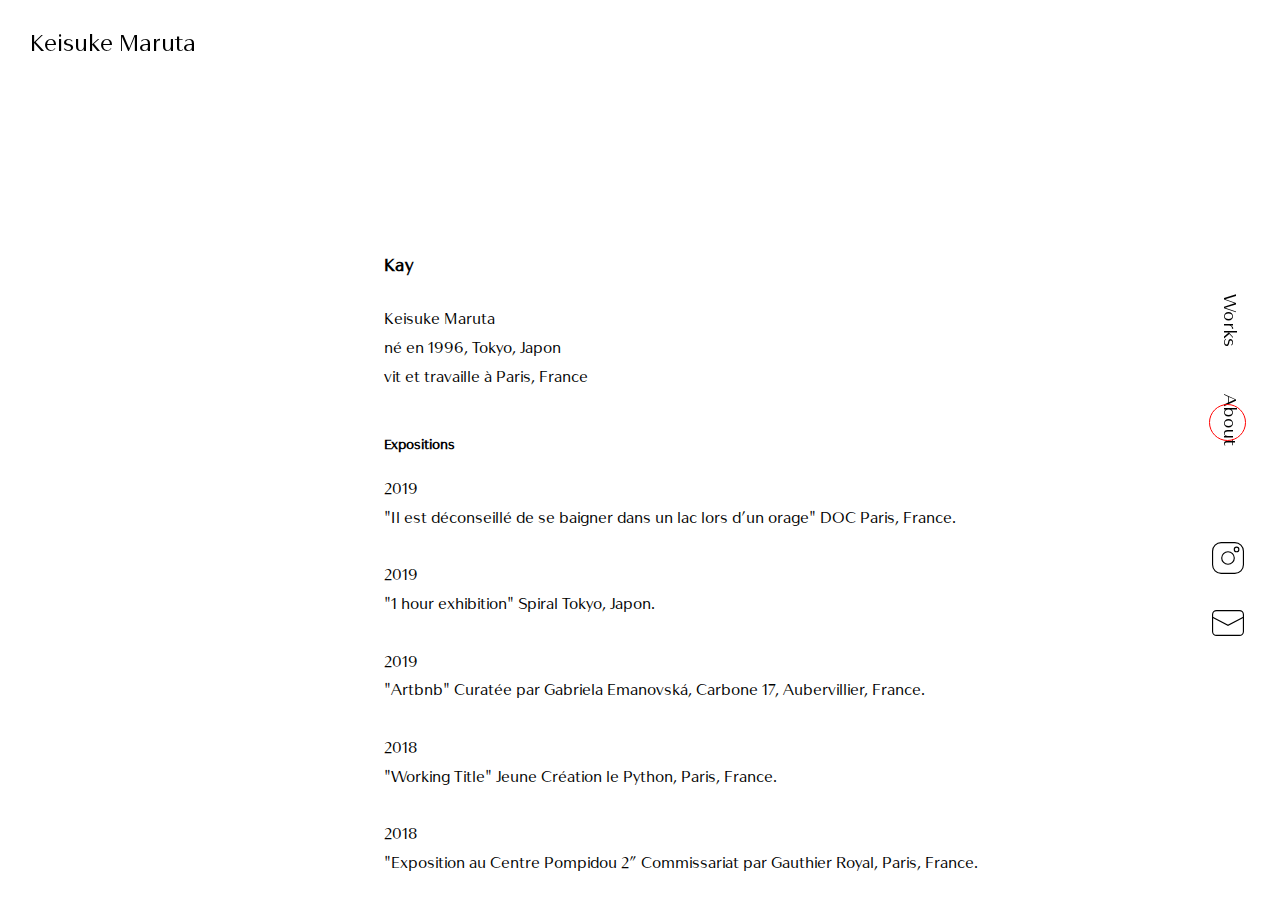
<file: about.html>
<!DOCTYPE html>
<html lang="en" dir="ltr">
  <head>
    <meta charset="utf-8">
    <meta name="viewport" content="width=device-width, initial-scale=1.0">
    <meta name="Description" content="About / CV">
    <link rel="stylesheet" type="text/css" href="style.css">
    <script src="https://ajax.googleapis.com/ajax/libs/jquery/3.5.1/jquery.min.js"></script>
    <script src="script.js"></script>
    <link rel="shortcut icon" type="image/x-icon" href="favicon.ico">
    <title>About</title>
  </head>

  <body>
    <!--Menu start-->
            <a id="homebutton" href="index.html">Keisuke Maruta</a>


            <div id="burgerbutton">
              <div class="bar1"></div>
              <div class="bar2"></div>
              <div class="bar3"></div>
            </div>

        <div id="menu" style="display:none">

          <div id="buttons">
            <a href="works.html"><div id="worksbutton" class="menubutton">Works</div></a>
            <div id="aboutbutton" class="menubutton"><img src="circle.svg" class="circle">About</div>
          </div>

          <div id="icons">
            <a href="https://www.instagram.com/kaymaruta/" target="_blank"><div class="contact"><img class="icon" src="insta.svg"></div></a>
            <a href="mailto:kxo.225@gmail.com" target="_blank"><div class="contact"><img class="icon" src="mail.svg"></div></a>
          </div>

        </div>
    <!--Menu end-->


    <!--Modal start-->
        <div id="modal"></div>
    <!--Modal end-->

    <div id="aboutpage">
        <h4>Kay</h4>
        <p>Keisuke Maruta<br>né en 1996, Tokyo, Japon<br>vit et travaille à Paris, France</p>

        <h5>Expositions</h5>
          <p>2019</p> <p>"Il est déconseillé de se baigner dans un lac lors d’un orage" DOC Paris, France.</p><br>
          <p>2019</p> <p>"1 hour exhibition" Spiral Tokyo, Japon.</p><br>
          <p>2019</p> <p>"Artbnb" Curatée par Gabriela Emanovská, Carbone 17, Aubervillier, France.</p><br>
          <p>2018</p> <p>"Working Title" Jeune Création le Python, Paris, France.</p><br>
          <p>2018</p> <p>"Exposition au Centre Pompidou 2” Commissariat par Gauthier Royal, Paris, France.</p><br>


        <h5>Formations</h5>
          <p>2019 - </p> <p>École nationale supérieure des Arts Décoratifs - Paris</p><br>
          <p>2018-17</p> <p>École supérieure d'arts et médias de Caen</p><br>



        <p style="color:#797979; margin-top: 100px">Ce site est développé par <a href="https://hyewonkim.fr" target="_blank"><u>Hyewon Kim</u></a>.</p>
    </div>
<!--About end-->

  </body>
</html>
</file>
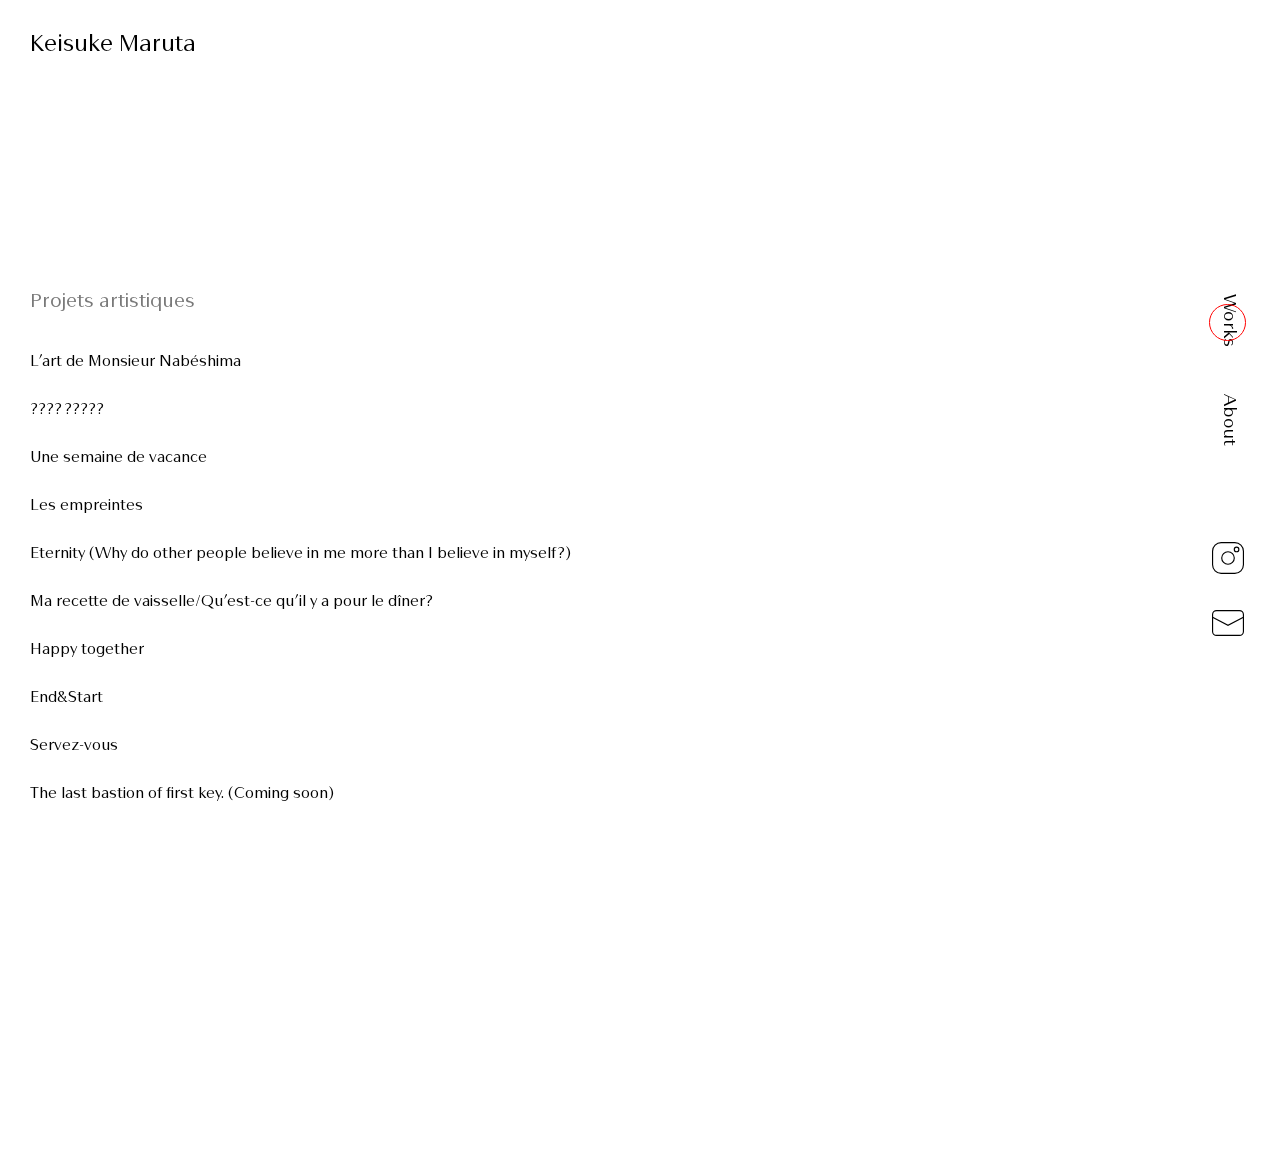
<file: works.html>
<!DOCTYPE html>
<html lang="en" dir="ltr">
  <head>
    <meta charset="utf-8">
    <meta name="viewport" content="width=device-width, initial-scale=1.0">
    <meta name="Description" content="Portfolio - Projets artistiques">
    <link rel="stylesheet" type="text/css" href="style.css">
    <script src="https://ajax.googleapis.com/ajax/libs/jquery/3.5.1/jquery.min.js"></script>
    <script src="script.js"></script>
    <link rel="shortcut icon" type="image/x-icon" href="favicon.ico">
    <title>Works</title>
  </head>

  <body>

    <!--Menu start-->
            <a id="homebutton" href="index.html">Keisuke Maruta</a>


            <div id="burgerbutton">
              <div class="bar1"></div>
              <div class="bar2"></div>
              <div class="bar3"></div>
            </div>

        <div id="menu" style="display:none">

          <div id="buttons">
            <div id="worksbutton" class="menubutton"><img src="circle.svg" class="circle">Works</div>
            <a href="about.html"><div id="aboutbutton" class="menubutton">About</div></a>
          </div>

          <div id="icons">
            <a href="https://www.instagram.com/kaymaruta/" target="_blank"><div class="contact"><img class="icon" src="insta.svg"></div></a>
            <a href="mailto:kxo.225@gmail.com" target="_blank"><div class="contact"><img class="icon" src="mail.svg"></div></a>
          </div>

        </div>
    <!--Menu end-->


    <!--Modal start-->
        <div id="modal"></div>
    <!--Modal end-->


    <!--Workspage start-->

    <!--Works left list start-->
    <div id="workslist" style="display:block; width:90vw">

      <h3 style="color:#797979">Projets artistiques</h3>
      <ul>
          <a href="works/nabeshima.html"><li>L’art de Monsieur Nabéshima</li></a>
          <a href="works/questionmarks.html"><li>???? ?????</li></a>
          <a href="works/vacance.html"><li>Une semaine de vacance</li></a>
          <a href="works/empreintes.html"><li>Les empreintes</li></a>
          <a href="works/eternity.html"><li>Eternity (Why do other people believe in me more than I believe in myself?)</li></a>
          <a href="works/vaisselle.html"><li>Ma recette de vaisselle/Qu’est-ce qu’il y a pour le dîner?</li></a>
          <a href="works/happy.html"><li>Happy together</li></a>
          <a href="works/endstart.html"><li>End&Start</li></a>
          <a href="works/servezvous.html"><li>Servez-vous</li></a>
          <li>The last bastion of first key. (Coming soon)</li>
      </ul>

    </div>
    <!--Works left list ends-->



  </body>

</html>
</file>
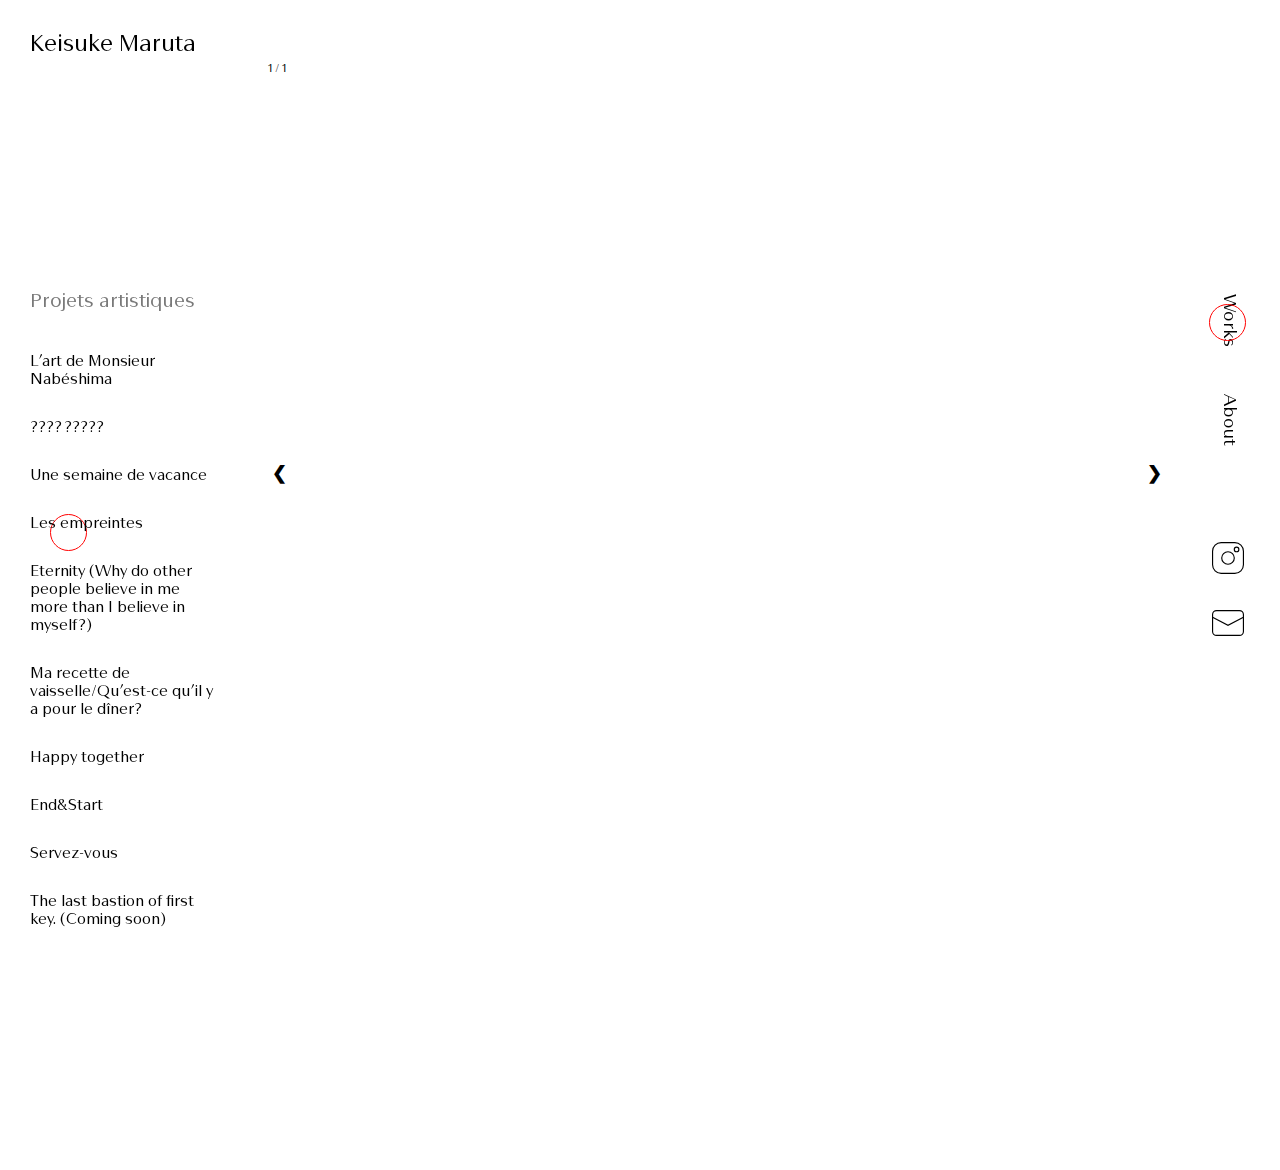
<file: works/empreintes.html>
<!DOCTYPE html>
<html lang="en" dir="ltr">
  <head>
    <meta charset="utf-8">
    <meta name="viewport" content="width=device-width, initial-scale=1.0">
    <meta name="Description" content="Portfolio - Projets artistiques">
    <link rel="stylesheet" type="text/css" href="../style.css">
    <script src="https://ajax.googleapis.com/ajax/libs/jquery/3.5.1/jquery.min.js"></script>
    <script src="../script.js"></script>
    <link rel="shortcut icon" type="image/x-icon" href="../favicon.ico">
    <title>Works</title>
  </head>

  <body>

    <!--Menu start-->
            <a id="homebutton" href="../index.html">Keisuke Maruta</a>

            <div id="burgerbutton">
              <div class="bar1"></div>
              <div class="bar2"></div>
              <div class="bar3"></div>
            </div>

        <div id="menu" style="display:none">

          <div id="buttons">
            <a href="../works.html"><div id="worksbutton" class="menubutton"><img src="../circle.svg" class="circle">Works</div></a>
            <a href="../about.html"><div id="aboutbutton" class="menubutton">About</div></a>
          </div>

          <div id="icons">
            <a href="https://www.instagram.com/kaymaruta/" target="_blank"><div class="contact"><img class="icon" src="../insta.svg"></div></a>
            <a href="mailto:kxo.225@gmail.com" target="_blank"><div class="contact"><img class="icon" src="../mail.svg"></div></a>
          </div>

        </div>
    <!--Menu end-->


  <!--Modal start-->
      <div id="modal"></div>
  <!--Modal end-->


    <!--Workspage start-->

    <!--Works left list start-->
    <div id="workslist">

      <h3 style="color:#797979">Projets artistiques</h3>
      <ul>
          <a href="nabeshima.html"><li>L’art de Monsieur Nabéshima</li></a>
          <a href="questionmarks.html"><li>???? ?????</li></a>
          <a href="vacance.html"><li>Une semaine de vacance</li></a>
          <li><img src="../circle.svg" id="circle2">Les empreintes</li>
          <a href="eternity.html"><li>Eternity (Why do other people believe in me more than I believe in myself?)</li></a>
          <a href="vaisselle.html"><li>Ma recette de vaisselle/Qu’est-ce qu’il y a pour le dîner?</li></a>
          <a href="happy.html"><li>Happy together</li></a>
          <a href="endstart.html"><li>End&Start</li></a>
          <a href="servezvous.html"><li>Servez-vous</li></a>
          <li>The last bastion of first key. (Coming soon)</li>
      </ul>

    </div>
    <!--Works left list ends-->

    <!--Work start-->
    <div class="workspage">

      <!-- Les empreintes -->

        <!-- Slideshow container -->
        <div class="slideshow-container">

            <!-- Full-width images with number and caption text -->
            <div class="mySlides fadeslide">
                <div class="numbertext">1 / 1</div>
                <!--à compléter
                <img src="      ">
                -->
            </div>

            <!-- Next and previous buttons -->
            <a class="prev" onclick="plusSlides(-1)">&#10094;</a>
            <a class="next" onclick="plusSlides(1)">&#10095;</a>

        </div>
        <br>

        <!-- The dots/circles -->
        <div style="text-align:center">
          <span class="dot" onclick="currentSlide(1)"></span>
        </div>


        <div class="worktext">
          <h2>Les empreintes</h2>
          <p>
            J’ai demandé à plusieurs personnes de me raconter l’histoire d'une de leurs cicatrices et de m'en donner une photographie. Et j’ai créé un tampon de cicatrice d’après cette histoire. vous pouvez lire chaque histoire et vous pouvez essayer d'appliquer le tampon sur le corps réel du mannequin.
          </p>
        </div>


        <!-- Prev | List | Next Button -->
        <div class="flex-container">
            <a href="vacance.html"><div class="flex-element">&#8249; Précédent</div></a>
            <div class="flex-element">|</div>
            <a href="../works.html"><div class="flex-element">Liste</div></a>
            <div class="flex-element">|</div>
            <a href="eternity.html"><div class="flex-element">Suivant &#8250;</div></a>
        </div>



      </div>





  </body>
</html>
</file>
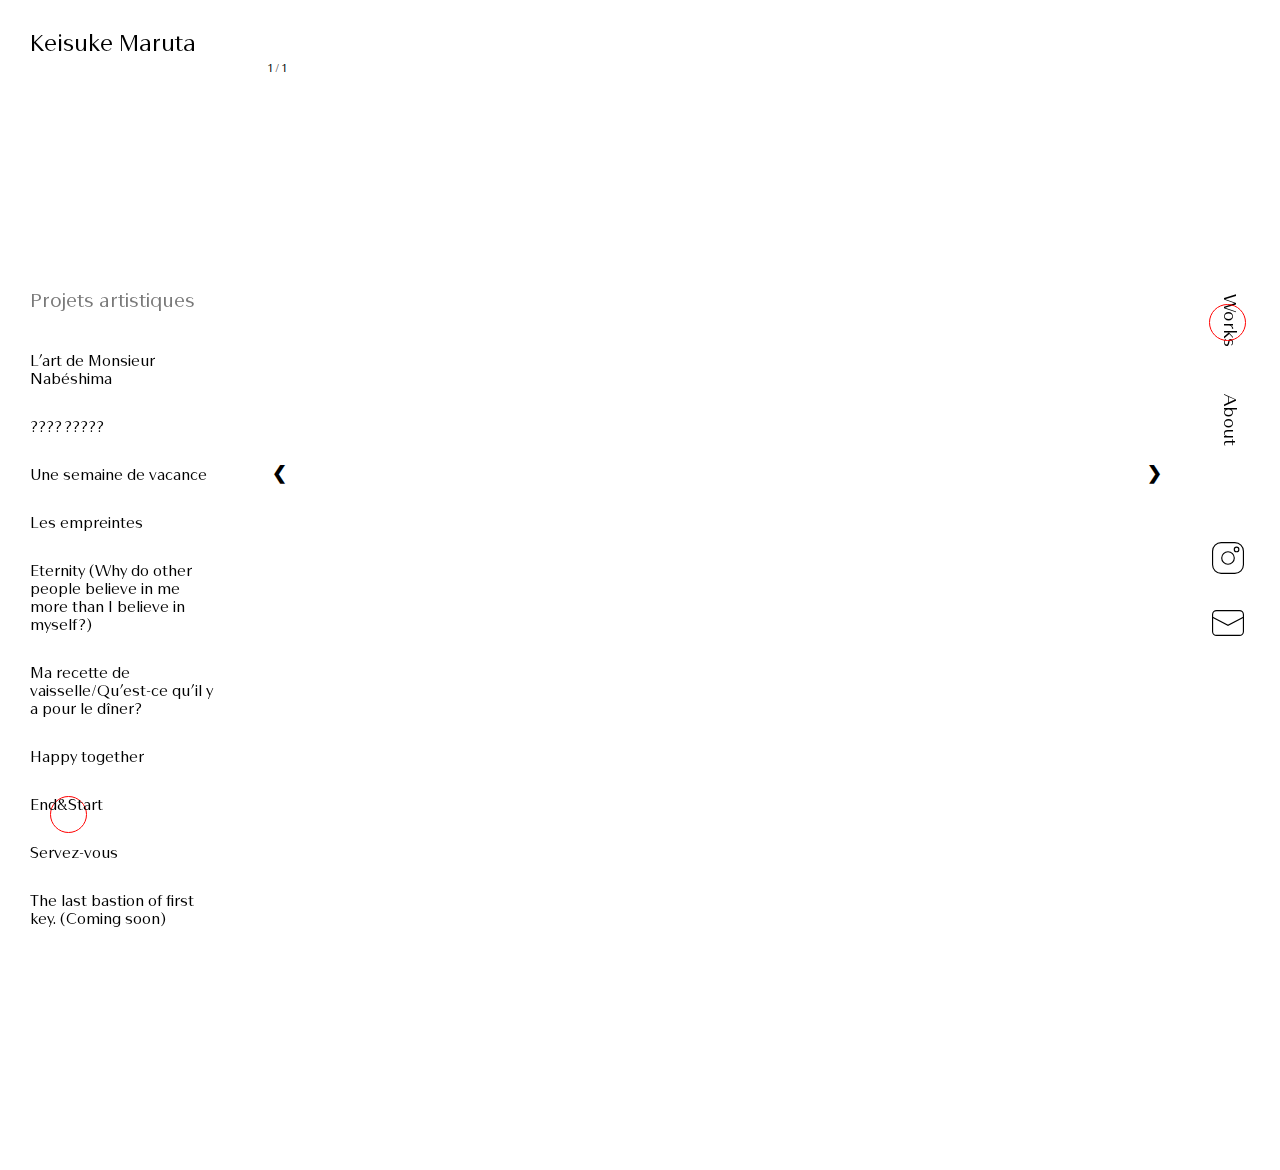
<file: works/endstart.html>
<!DOCTYPE html>
<html lang="en" dir="ltr">
  <head>
    <meta charset="utf-8">
    <meta name="viewport" content="width=device-width, initial-scale=1.0">
    <meta name="Description" content="Portfolio - Projets artistiques">
    <link rel="stylesheet" type="text/css" href="../style.css">
    <script src="https://ajax.googleapis.com/ajax/libs/jquery/3.5.1/jquery.min.js"></script>
    <script src="../script.js"></script>
    <link rel="shortcut icon" type="image/x-icon" href="../favicon.ico">
    <title>Works</title>
  </head>

  <body>

    <!--Menu start-->
            <a id="homebutton" href="../index.html">Keisuke Maruta</a>

            <div id="burgerbutton">
              <div class="bar1"></div>
              <div class="bar2"></div>
              <div class="bar3"></div>
            </div>

        <div id="menu" style="display:none">

          <div id="buttons">
            <a href="../works.html"><div id="worksbutton" class="menubutton"><img src="../circle.svg" class="circle">Works</div></a>
            <a href="../about.html"><div id="aboutbutton" class="menubutton">About</div></a>
          </div>

          <div id="icons">
            <a href="https://www.instagram.com/kaymaruta/" target="_blank"><div class="contact"><img class="icon" src="../insta.svg"></div></a>
            <a href="mailto:kxo.225@gmail.com" target="_blank"><div class="contact"><img class="icon" src="../mail.svg"></div></a>
          </div>

        </div>
    <!--Menu end-->


  <!--Modal start-->
      <div id="modal"></div>
  <!--Modal end-->


    <!--Workspage start-->

    <!--Works left list start-->
    <div id="workslist">

      <h3 style="color:#797979">Projets artistiques</h3>
      <ul>
          <a href="nabeshima.html"><li>L’art de Monsieur Nabéshima</li></a>
          <a href="questionmarks.html"><li>???? ?????</li></a>
          <a href="vacance.html"><li>Une semaine de vacance</li></a>
          <a href="empreintes.html"><li>Les empreintes</li></a>
          <a href="eternity.html"><li>Eternity (Why do other people believe in me more than I believe in myself?)</li></a>
          <a href="vaisselle.html"><li>Ma recette de vaisselle/Qu’est-ce qu’il y a pour le dîner?</li></a>
          <a href="happy.html"><li>Happy together</li></a>
          <li><img src="../circle.svg" id="circle2">End&Start</li>
          <a href="servezvous.html"><li>Servez-vous</li></a>
          <li>The last bastion of first key. (Coming soon)</li>
      </ul>

    </div>
    <!--Works left list ends-->

    <!--Work start-->
    <div class="workspage">

      <!-- End & Start -->

        <!-- Slideshow container -->
        <div class="slideshow-container">

            <!-- Full-width images with number and caption text -->
            <div class="mySlides fadeslide">
                <div class="numbertext">1 / 1</div>
                <!--à compléter
                <img src="">
                -->
            </div>

            <!-- Next and previous buttons -->
            <a class="prev" onclick="plusSlides(-1)">&#10094;</a>
            <a class="next" onclick="plusSlides(1)">&#10095;</a>

        </div>
        <br>

        <!-- The dots/circles -->
        <div style="text-align:center">
          <span class="dot" onclick="currentSlide(1)"></span>
        </div>


        <div class="worktext">
          <h2>End & Start</h2>
          <p>
            Dans les restaurants asiatique, ils utilisent souvent une nappe en papier.<br>
            Après le repas, ils débarrassent la table en cadence.<br>
            Ensuite ils roulent le papier et en étalent un nouveau.<br>
            J’ai filmé ce processus et j’ai projeté la vidéo sur une nappe en papier<br>
            que j’ai récupéré dans le même restaurant.
          </p>
        </div>


        <!-- Prev | List | Next Button -->
        <div class="flex-container">
            <a href="happy.html"><div class="flex-element">&#8249; Précédent</div></a>
            <div class="flex-element">|</div>
            <a href="../works.html"><div class="flex-element">Liste</div></a>
            <div class="flex-element">|</div>
            <a href="servezvous.html"><div class="flex-element">Suivant &#8250;</div></a>
        </div>


      </div>





  </body>
</html>
</file>
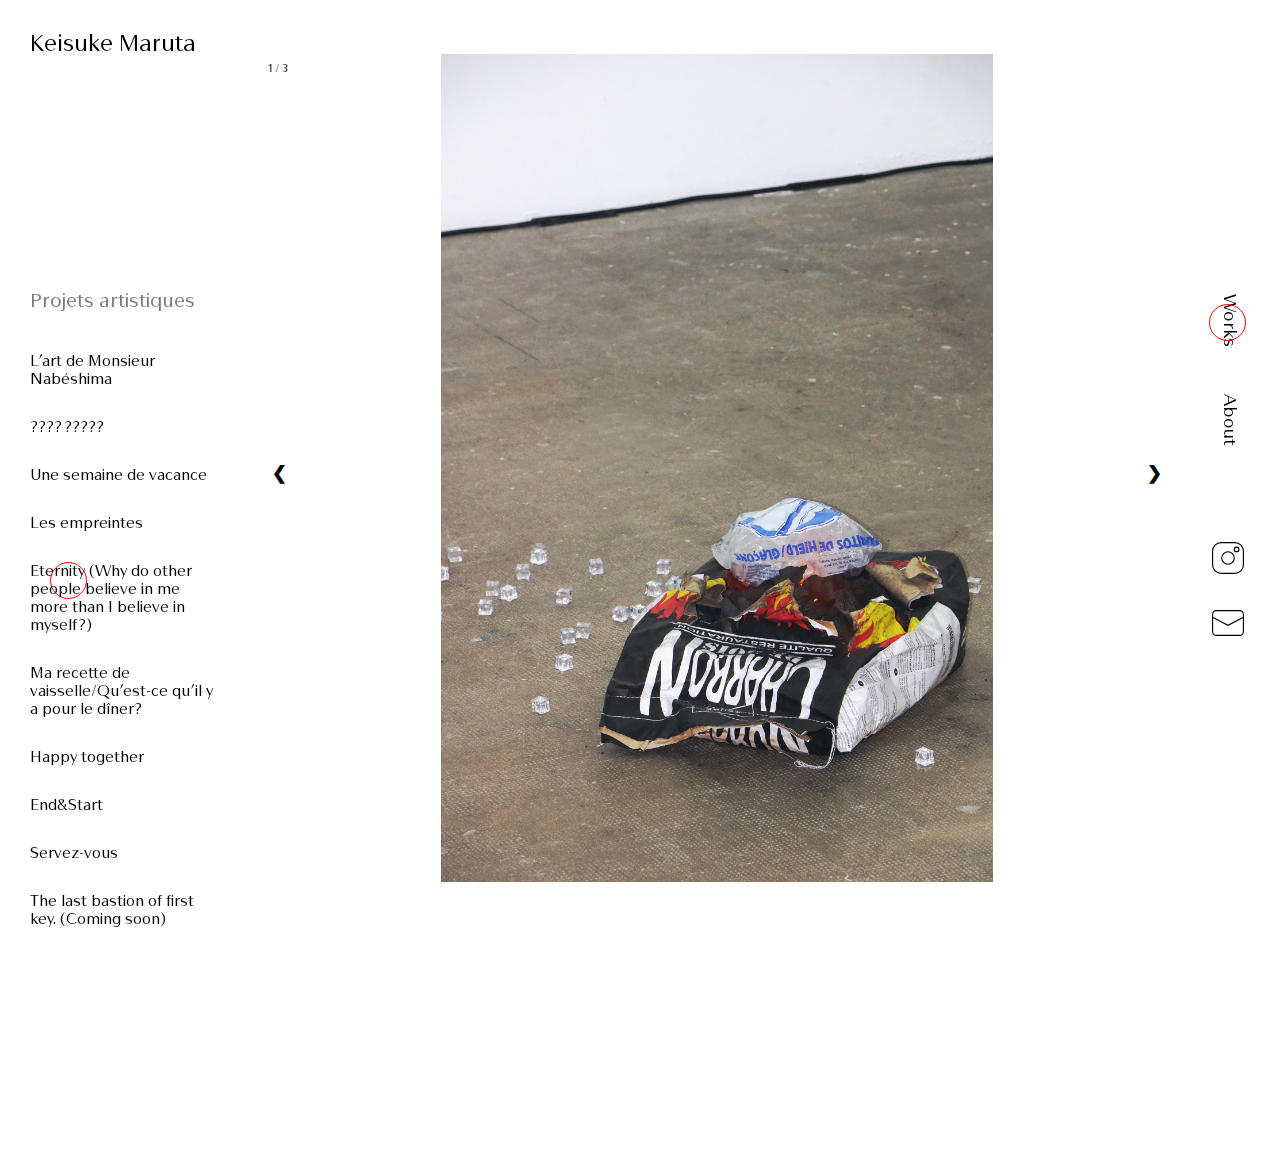
<file: works/eternity.html>
<!DOCTYPE html>
<html lang="en" dir="ltr">
  <head>
    <meta charset="utf-8">
    <meta name="viewport" content="width=device-width, initial-scale=1.0">
    <meta name="Description" content="Portfolio - Projets artistiques">
    <link rel="stylesheet" type="text/css" href="../style.css">
    <script src="https://ajax.googleapis.com/ajax/libs/jquery/3.5.1/jquery.min.js"></script>
    <script src="../script.js"></script>
    <script>
        var slideIndex = 1;
        showSlides(slideIndex);

        function plusSlides(n) {
        showSlides(slideIndex += n);
        }

        function currentSlide(n) {
        showSlides(slideIndex = n);
        }

        function showSlides(n) {
        var i;
        var slides = document.getElementsByClassName("mySlides");
        var dots = document.getElementsByClassName("dot");
        if (n > slides.length) {slideIndex = 1}
        if (n < 1) {slideIndex = slides.length}
        for (i = 0; i < slides.length; i++) {
          slides[i].style.display = "none";
        }
        for (i = 0; i < dots.length; i++) {
          dots[i].className = dots[i].className.replace(" active", "");
        }
        slides[slideIndex-1].style.display = "block";
        dots[slideIndex-1].className += " active";
        }
  </script>
    <link rel="shortcut icon" type="image/x-icon" href="../favicon.ico">
    <title>Works</title>
  </head>

  <body>

    <!--Menu start-->
            <a id="homebutton" href="../index.html">Keisuke Maruta</a>

            <div id="burgerbutton">
              <div class="bar1"></div>
              <div class="bar2"></div>
              <div class="bar3"></div>
            </div>

        <div id="menu" style="display:none">

          <div id="buttons">
            <a href="../works.html"><div id="worksbutton" class="menubutton"><img src="../circle.svg" class="circle">Works</div></a>
            <a href="../about.html"><div id="aboutbutton" class="menubutton">About</div></a>
          </div>

          <div id="icons">
            <a href="https://www.instagram.com/kaymaruta/" target="_blank"><div class="contact"><img class="icon" src="../insta.svg"></div></a>
            <a href="mailto:kxo.225@gmail.com" target="_blank"><div class="contact"><img class="icon" src="../mail.svg"></div></a>
          </div>

        </div>
    <!--Menu end-->


  <!--Modal start-->
      <div id="modal"></div>
  <!--Modal end-->


    <!--Workspage start-->

    <!--Works left list start-->
    <div id="workslist">

      <h3 style="color:#797979">Projets artistiques</h3>
      <ul>
          <a href="nabeshima.html"><li>L’art de Monsieur Nabéshima</li></a>
          <a href="questionmarks.html"><li>???? ?????</li></a>
          <a href="vacance.html"><li>Une semaine de vacance</li></a>
          <a href="empreintes.html"><li>Les empreintes</li></a>
          <li><img src="../circle.svg" id="circle2">Eternity (Why do other people believe in me more than I believe in myself?)</li></a>
          <a href="vaisselle.html"><li>Ma recette de vaisselle/Qu’est-ce qu’il y a pour le dîner?</li>
          <a href="happy.html"><li>Happy together</li></a>
          <a href="endstart.html"><li>End&Start</li></a>
          <a href="servezvous.html"><li>Servez-vous</li></a>
          <li>The last bastion of first key. (Coming soon)</li>
      </ul>

    </div>
    <!--Works left list ends-->

    <!--Work start-->
    <div class="workspage">

      <!-- Eternity (Why do other people believe in me more than I believe in myself?) -->

        <!-- Slideshow container -->
        <div class="slideshow-container">

            <!-- Full-width images with number and caption text -->
            <div class="mySlides fadeslide" style="display:block">
                <div class="numbertext">1 / 3</div>
                <img src="../img/eternity1.jpg">
            </div>

            <div class="mySlides fadeslide" style="display:none">
                <div class="numbertext">2 / 3</div>
                <img src="../img/eternity2.jpg">
            </div>

            <div class="mySlides fadeslide" style="display:none">
                <div class="numbertext">3 / 3</div>
                <img src="../img/eternity3.jpg">
            </div>

            <!-- Next and previous buttons -->
            <a class="prev" onclick="plusSlides(-1)">&#10094;</a>
            <a class="next" onclick="plusSlides(1)">&#10095;</a>

        </div>
        <br>

        <!-- The dots/circles -->
        <div style="text-align:center">
          <span class="dot active" onclick="currentSlide(1)"></span>
          <span class="dot" onclick="currentSlide(2)"></span>
          <span class="dot" onclick="currentSlide(3)"></span>
        </div>



        <div class="worktext">
          <h2>Eternity (Why do other people believe in me more than I believe in myself?)</h2>
          <p>

            <!--à compléter-->

          </p>
        </div>


        <!-- Prev | List | Next Button -->
        <div class="flex-container">
            <a href="empreintes.html"><div class="flex-element">&#8249; Précédent</div></a>
            <div class="flex-element">|</div>
            <a href="../works.html"><div class="flex-element">Liste</div></a>
            <div class="flex-element">|</div>
            <a href="vaisselle.html"><div class="flex-element">Suivant &#8250;</div></a>
        </div>



      </div>





  </body>
</html>
</file>
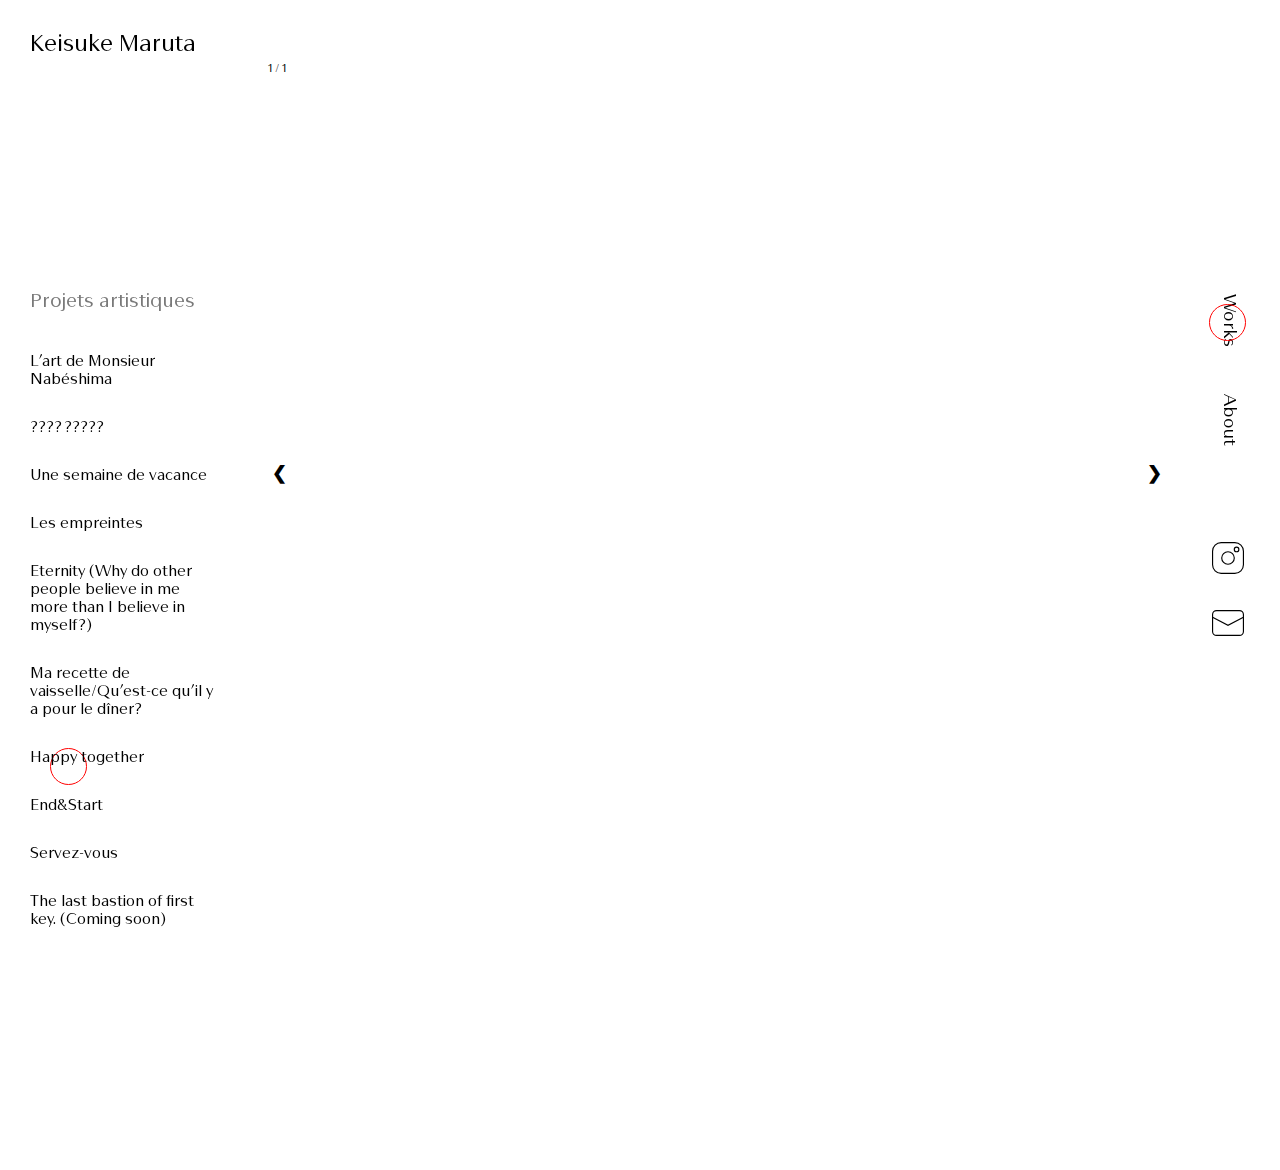
<file: works/happy.html>
<!DOCTYPE html>
<html lang="en" dir="ltr">
  <head>
    <meta charset="utf-8">
    <meta name="viewport" content="width=device-width, initial-scale=1.0">
    <meta name="Description" content="Portfolio - Projets artistiques">
    <link rel="stylesheet" type="text/css" href="../style.css">
    <script src="https://ajax.googleapis.com/ajax/libs/jquery/3.5.1/jquery.min.js"></script>
    <script src="../script.js"></script>
    <link rel="shortcut icon" type="image/x-icon" href="../favicon.ico">
    <title>Works</title>
  </head>

  <body>

    <!--Menu start-->
            <a id="homebutton" href="../index.html">Keisuke Maruta</a>

            <div id="burgerbutton">
              <div class="bar1"></div>
              <div class="bar2"></div>
              <div class="bar3"></div>
            </div>

        <div id="menu" style="display:none">

          <div id="buttons">
            <a href="../works.html"><div id="worksbutton" class="menubutton"><img src="../circle.svg" class="circle">Works</div></a>
            <a href="../about.html"><div id="aboutbutton" class="menubutton">About</div></a>
          </div>

          <div id="icons">
            <a href="https://www.instagram.com/kaymaruta/" target="_blank"><div class="contact"><img class="icon" src="../insta.svg"></div></a>
            <a href="mailto:kxo.225@gmail.com" target="_blank"><div class="contact"><img class="icon" src="../mail.svg"></div></a>
          </div>

        </div>
    <!--Menu end-->


  <!--Modal start-->
      <div id="modal"></div>
  <!--Modal end-->


    <!--Workspage start-->

    <!--Works left list start-->
    <div id="workslist">

      <h3 style="color:#797979">Projets artistiques</h3>
      <ul>
          <a href="nabeshima.html"><li>L’art de Monsieur Nabéshima</li></a>
          <a href="questionmarks.html"><li>???? ?????</li></a>
          <a href="vacance.html"><li>Une semaine de vacance</li></a>
          <a href="empreintes.html"><li>Les empreintes</li></a>
          <a href="eternity.html"><li>Eternity (Why do other people believe in me more than I believe in myself?)</li></a>
          <a href="vaisselle.html"><li>Ma recette de vaisselle/Qu’est-ce qu’il y a pour le dîner?</li></a>
          <li><img src="../circle.svg" id="circle2">Happy together</li>
          <a href="endstart.html"><li>End&Start</li></a>
          <a href="servezvous.html"><li>Servez-vous</li></a>
          <li>The last bastion of first key. (Coming soon)</li>
      </ul>

    </div>
    <!--Works left list ends-->

    <!--Work start-->
    <div class="workspage">

      <!-- Happy together -->

        <!-- Slideshow container -->
        <div class="slideshow-container">

            <!-- Full-width images with number and caption text -->
            <div class="mySlides fadeslide">
                <div class="numbertext">1 / 1</div>
                <!--à compléter
                <img src="">
                -->
            </div>

            <!-- Next and previous buttons -->
            <a class="prev" onclick="plusSlides(-1)">&#10094;</a>
            <a class="next" onclick="plusSlides(1)">&#10095;</a>

        </div>
        <br>

        <!-- The dots/circles -->
        <div style="text-align:center">
          <span class="dot" onclick="currentSlide(1)"></span>
        </div>


        <div class="worktext">
          <h2>Happy together</h2>
          <p>

              <!-- à compléter -->

          </p>
        </div>


        <!-- Prev | List | Next Button -->
        <div class="flex-container">
            <a href="vaisselle.html"><div class="flex-element">&#8249; Précédent</div></a>
            <div class="flex-element">|</div>
            <a href="../works.html"><div class="flex-element">Liste</div></a>
            <div class="flex-element">|</div>
            <a href="endstart.html"><div class="flex-element">Suivant &#8250;</div></a>
        </div>


      </div>





  </body>
</html>
</file>
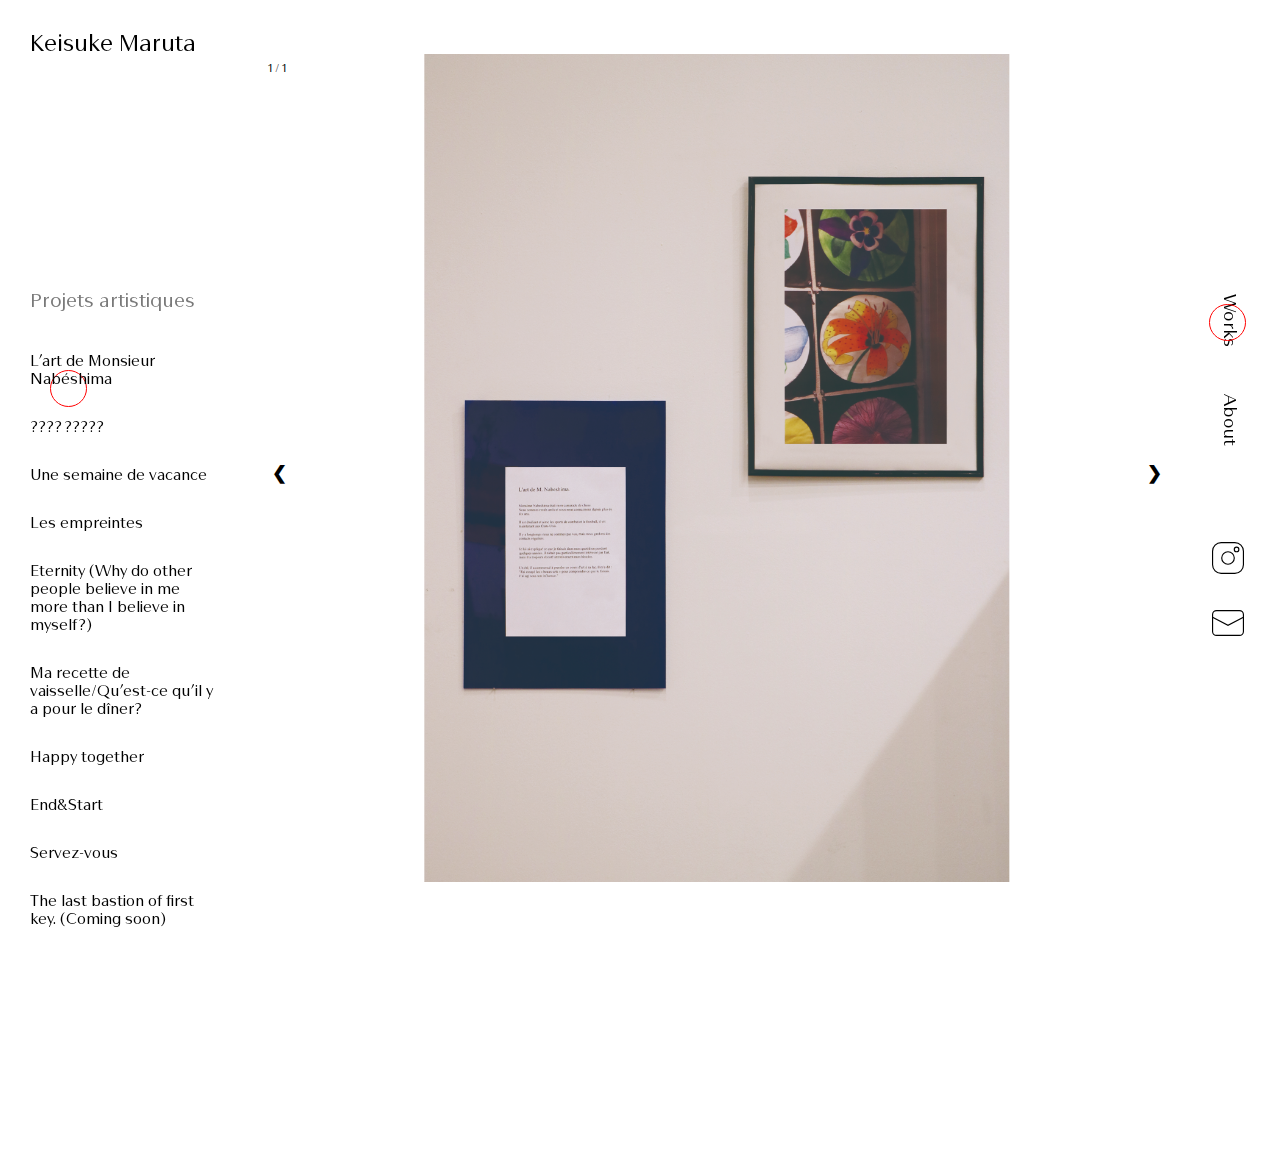
<file: works/nabeshima.html>
<!DOCTYPE html>
<html lang="en" dir="ltr">
  <head>
    <meta charset="utf-8">
    <meta name="viewport" content="width=device-width, initial-scale=1.0">
    <meta name="Description" content="Portfolio - Projets artistiques">
    <link rel="stylesheet" type="text/css" href="../style.css">
    <script src="https://ajax.googleapis.com/ajax/libs/jquery/3.5.1/jquery.min.js"></script>
    <script src="../script.js"></script>

    <link rel="shortcut icon" type="image/x-icon" href="../favicon.ico">
    <title>Works</title>
  </head>

  <body>

    <!--Menu start-->
            <a id="homebutton" href="../index.html">Keisuke Maruta</a>

            <div id="burgerbutton">
              <div class="bar1"></div>
              <div class="bar2"></div>
              <div class="bar3"></div>
            </div>

        <div id="menu" style="display:none">

          <div id="buttons">
            <a href="../works.html"><div id="worksbutton" class="menubutton"><img src="../circle.svg" class="circle">Works</div></a>
            <a href="../about.html"><div id="aboutbutton" class="menubutton">About</div></a>
          </div>

          <div id="icons">
            <a href="https://www.instagram.com/kaymaruta/" target="_blank"><div class="contact"><img class="icon" src="../insta.svg"></div></a>
            <a href="mailto:kxo.225@gmail.com" target="_blank"><div class="contact"><img class="icon" src="../mail.svg"></div></a>
          </div>

        </div>
    <!--Menu end-->


  <!--Modal start-->
      <div id="modal"></div>
  <!--Modal end-->


    <!--Workspage start-->

    <!--Works left list start-->
    <div id="workslist">

      <h3 style="color:#797979">Projets artistiques</h3>
      <ul>
          <li>L’art de Monsieur Nabéshima<img src="../circle.svg" id="circle2"></li>
          <a href="questionmarks.html"><li>???? ?????</li></a>
          <a href="vacance.html"><li>Une semaine de vacance</li></a>
          <a href="empreintes.html"><li>Les empreintes</li></a>
          <a href="eternity.html"><li>Eternity (Why do other people believe in me more than I believe in myself?)</li></a>
          <a href="vaisselle.html"><li>Ma recette de vaisselle/Qu’est-ce qu’il y a pour le dîner?</li></a>
          <a href="happy.html"><li>Happy together</li></a>
          <a href="endstart.html"><li>End&Start</li></a>
          <a href="servezvous.html"><li>Servez-vous</li></a>
          <li>The last bastion of first key. (Coming soon)</li>
      </ul>

    </div>
    <!--Works left list start-->

    <!--Work start-->
    <div class="workspage">

      <!-- L'art de Monsieur Nabéshima -->

        <!-- Slideshow container -->
        <div class="slideshow-container">

            <!-- Full-width images with number and caption text -->
            <div class="mySlides fadeslide">
                <div class="numbertext">1 / 1</div>
                <img src="../img/nabeshima.jpg">
            </div>

            <!-- Next and previous buttons -->
            <a class="prev" onclick="plusSlides(-1)">&#10094;</a>
            <a class="next" onclick="plusSlides(1)">&#10095;</a>

        </div>
        <br>

        <!-- The dots/circles -->
        <div style="text-align:center">
          <span class="dot" onclick="currentSlide(1)"></span>
        </div>


        <div class="worktext">
            <h2>L'art de Monsieur Nabéshima</h2>
            <p>Monsieur Nabéshima était mon camarade de classe.<br>
              Nous sommes restés amis et nous nous connaissons depuis plus de dix ans.<br><br>

              Il est étudiant en économie et aime les sports de combat et le football,<br>
              il vit maintenant aux États-Unis.<br>
              Il y a longtemps que nous ne nous sommes pas vus, mais nous gardons des contacts réguliers.<br><br>

              Depuis quelques années, je lui raconte souvent mon quotidien.<br>
              Il n'était pas particulièrement intéressé par l'art,<br>
              mais il a toujours écouté attentivement mon histoire.<br><br>

              Un été, il a commencé à prendre un cours d'art à sa fac.<br>
              ll m'a dit :<br>
              « J'ai essayé “les beaux-arts” pour comprendre ce que tu faisais.<br>
              Peut-être j’ai agi sous ton influence. N'est-ce pas? »<br>
            </p>
        </div>


        <!-- Prev | List | Next Button -->
        <div class="flex-container">
            <div class="flex-element" style="color:#BBBBBB">&#8249; Précédent</div>
            <div class="flex-element">|</div>
            <a href="../works.html"><div class="flex-element">Liste</div></a>
            <div class="flex-element">|</div>
            <a href="questionmarks.html"><div class="flex-element">Suivant &#8250;</div></a>
        </div>



      </div>





  </body>
</html>
</file>
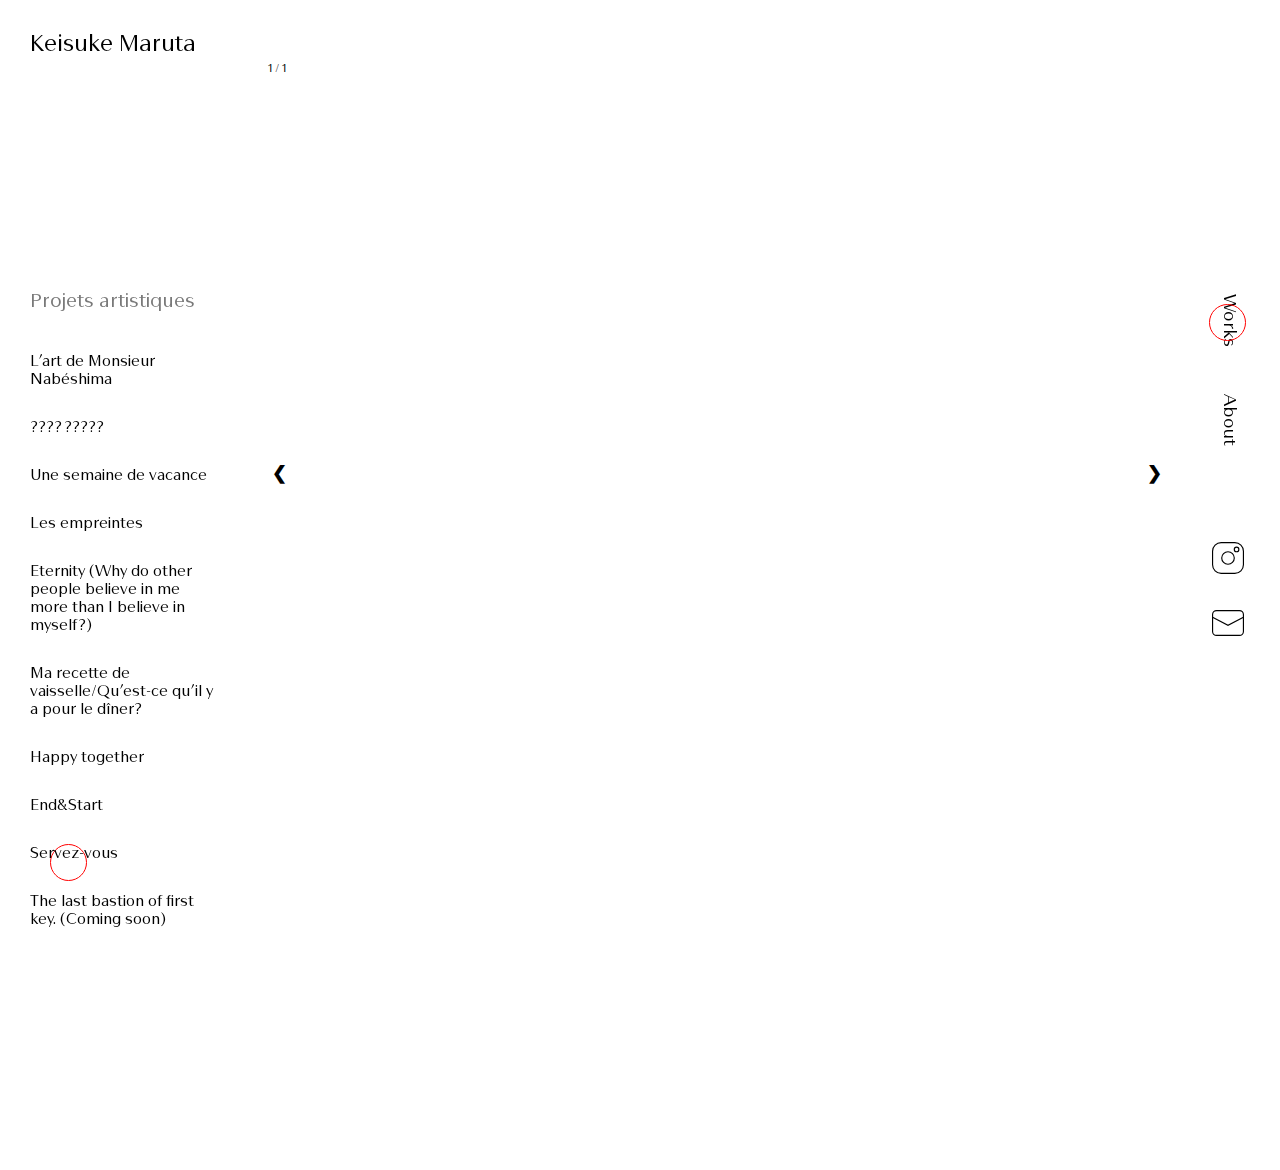
<file: works/servezvous.html>
<!DOCTYPE html>
<html lang="en" dir="ltr">
  <head>
    <meta charset="utf-8">
    <meta name="viewport" content="width=device-width, initial-scale=1.0">
    <meta name="Description" content="Portfolio - Projets artistiques">
    <link rel="stylesheet" type="text/css" href="../style.css">
    <script src="https://ajax.googleapis.com/ajax/libs/jquery/3.5.1/jquery.min.js"></script>
    <script src="../script.js"></script>
    <link rel="shortcut icon" type="image/x-icon" href="../favicon.ico">
    <title>Works</title>
  </head>

  <body>

    <!--Menu start-->
            <a id="homebutton" href="../index.html">Keisuke Maruta</a>

            <div id="burgerbutton">
              <div class="bar1"></div>
              <div class="bar2"></div>
              <div class="bar3"></div>
            </div>

        <div id="menu" style="display:none">

          <div id="buttons">
            <a href="../works.html"><div id="worksbutton" class="menubutton"><img src="../circle.svg" class="circle">Works</div></a>
            <a href="../about.html"><div id="aboutbutton" class="menubutton">About</div></a>
          </div>

          <div id="icons">
            <a href="https://www.instagram.com/kaymaruta/" target="_blank"><div class="contact"><img class="icon" src="../insta.svg"></div></a>
            <a href="mailto:kxo.225@gmail.com" target="_blank"><div class="contact"><img class="icon" src="../mail.svg"></div></a>
          </div>

        </div>
    <!--Menu end-->


  <!--Modal start-->
      <div id="modal"></div>
  <!--Modal end-->


    <!--Workspage start-->

    <!--Works left list start-->
    <div id="workslist">

      <h3 style="color:#797979">Projets artistiques</h3>
      <ul>
          <a href="nabeshima.html"><li>L’art de Monsieur Nabéshima</li></a>
          <a href="questionmarks.html"><li>???? ?????</li></a>
          <a href="vacance.html"><li>Une semaine de vacance</li></a>
          <a href="empreintes.html"><li>Les empreintes</li></a>
          <a href="eternity.html"><li>Eternity (Why do other people believe in me more than I believe in myself?)</li></a>
          <a href="vaisselle.html"><li>Ma recette de vaisselle/Qu’est-ce qu’il y a pour le dîner?</li></a>
          <a href="happy.html"><li>Happy together</li></a>
          <a href="endstart.html"><li>End&Start</li></a>
          <li><img src="../circle.svg" id="circle2">Servez-vous</li>
          <li>The last bastion of first key. (Coming soon)</li>
      </ul>

    </div>
    <!--Works left list ends-->

    <!--Work start-->
    <div class="workspage">

      <!-- Servez-vous -->

        <!-- Slideshow container -->
        <div class="slideshow-container">

            <!-- Full-width images with number and caption text -->
            <div class="mySlides fadeslide">
                <div class="numbertext">1 / 1</div>
                <!--à compléter
                <img src="">
                -->
            </div>

            <!-- Next and previous buttons -->
            <a class="prev" onclick="plusSlides(-1)">&#10094;</a>
            <a class="next" onclick="plusSlides(1)">&#10095;</a>

        </div>
        <br>

        <!-- The dots/circles -->
        <div style="text-align:center">
          <span class="dot" onclick="currentSlide(1)"></span>
        </div>


        <div class="worktext">
          <h2>Servez-vous</h2>
          <p>
            <a href="https://gauthierroyal.wixsite.com/website/exposition-au-centre-pompidou" target="_blank">https://gauthierroyal.wixsite.com/website/exposition-au-centre-pompidou</a>
          </p>
        </div>


        <!-- Prev | List | Next Button -->
        <div class="flex-container">
            <a href="endstart.html"><div class="flex-element">&#8249; Précédent</div></a>
            <div class="flex-element">|</div>
            <a href="../works.html"><div class="flex-element">Liste</div></a>
            <div class="flex-element">|</div>
            <div class="flex-element" style="color:#BBBBBB">Suivant &#8250;</div>
        </div>

      </div>





  </body>
</html>
</file>
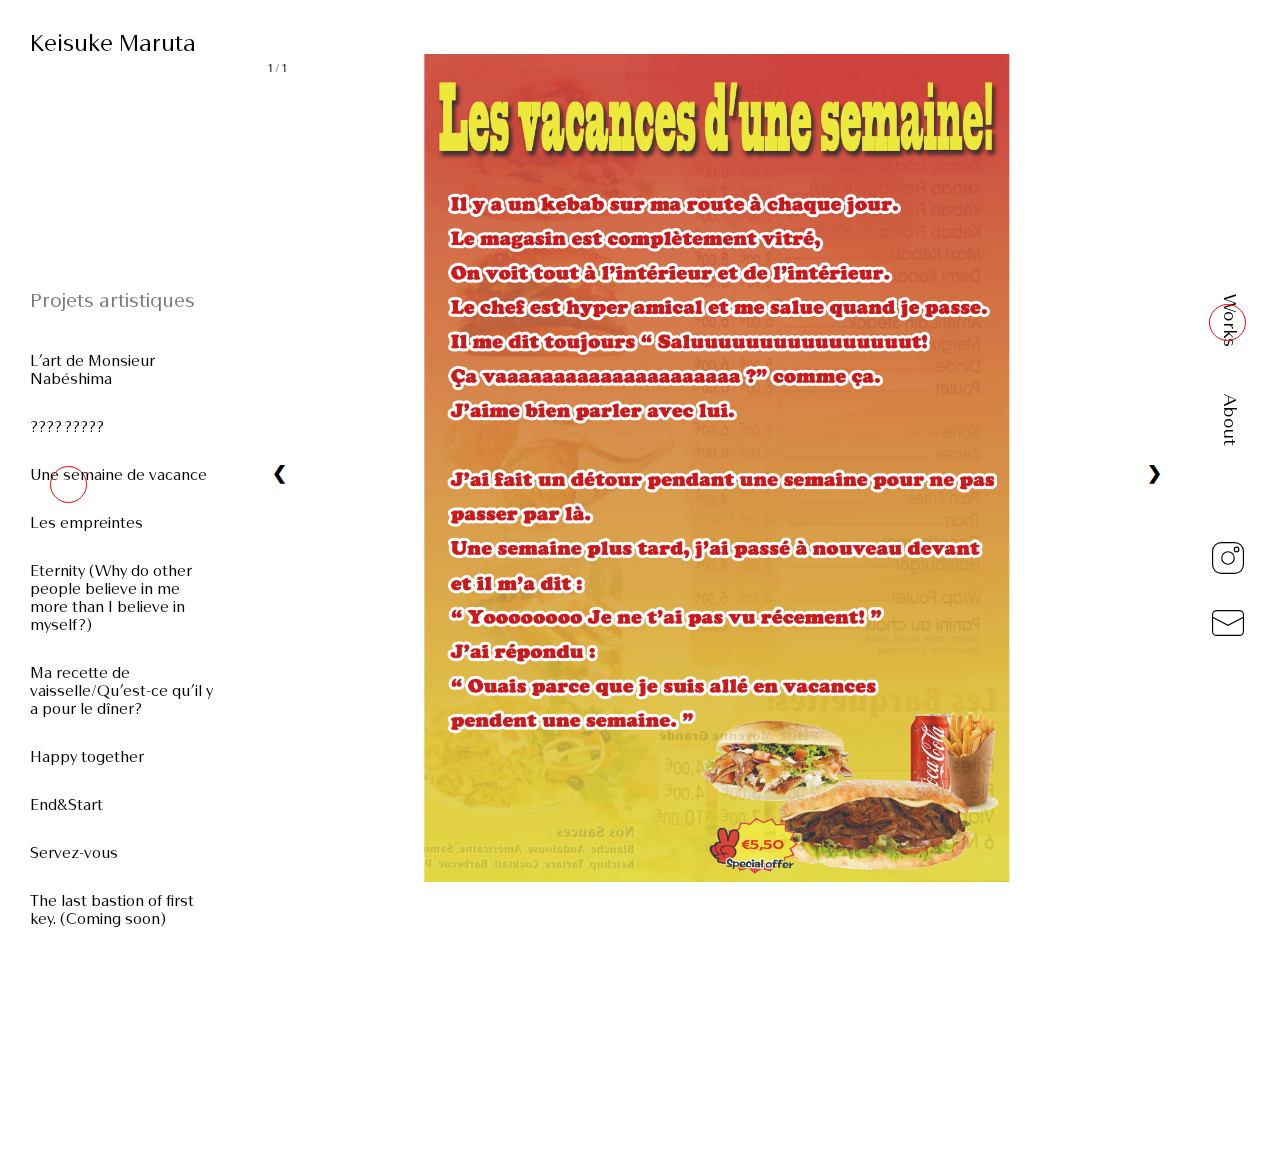
<file: works/vacance.html>
<!DOCTYPE html>
<html lang="en" dir="ltr">
  <head>
    <meta charset="utf-8">
    <meta name="viewport" content="width=device-width, initial-scale=1.0">
    <meta name="Description" content="Portfolio - Projets artistiques">
    <link rel="stylesheet" type="text/css" href="../style.css">
    <script src="https://ajax.googleapis.com/ajax/libs/jquery/3.5.1/jquery.min.js"></script>
    <script src="../script.js"></script>
    <link rel="shortcut icon" type="image/x-icon" href="../favicon.ico">
    <title>Works</title>
  </head>

  <body>

    <!--Menu start-->
            <a id="homebutton" href="../index.html">Keisuke Maruta</a>

            <div id="burgerbutton">
              <div class="bar1"></div>
              <div class="bar2"></div>
              <div class="bar3"></div>
            </div>

        <div id="menu" style="display:none">

          <div id="buttons">
            <a href="../works.html"><div id="worksbutton" class="menubutton"><img src="../circle.svg" class="circle">Works</div></a>
            <a href="../about.html"><div id="aboutbutton" class="menubutton">About</div></a>
          </div>

          <div id="icons">
            <a href="https://www.instagram.com/kaymaruta/" target="_blank"><div class="contact"><img class="icon" src="../insta.svg"></div></a>
            <a href="mailto:kxo.225@gmail.com" target="_blank"><div class="contact"><img class="icon" src="../mail.svg"></div></a>
          </div>

        </div>
    <!--Menu end-->


  <!--Modal start-->
      <div id="modal"></div>
  <!--Modal end-->


    <!--Workspage start-->

    <!--Works left list start-->
    <div id="workslist">

      <h3 style="color:#797979">Projets artistiques</h3>
      <ul>
          <a href="nabeshima.html"><li>L’art de Monsieur Nabéshima</li></a>
          <a href="questionmarks.html"><li>???? ?????</li></a>
          <li><img src="../circle.svg" id="circle2">Une semaine de vacance</li>
          <a href="empreintes.html"><li>Les empreintes</li></a>
          <a href="eternity.html"><li>Eternity (Why do other people believe in me more than I believe in myself?)</li></a>
          <a href="vaisselle.html"><li>Ma recette de vaisselle/Qu’est-ce qu’il y a pour le dîner?</li></a>
          <a href="happy.html"><li>Happy together</li></a>
          <a href="endstart.html"><li>End&Start</li></a>
          <a href="servezvous.html"><li>Servez-vous</li></a>
          <li>The last bastion of first key. (Coming soon)</li>
      </ul>

    </div>
    <!--Works left list ends-->

    <!--Work start-->
    <div class="workspage">

      <!-- Une semaine de vacance -->

        <!-- Slideshow container -->
        <div class="slideshow-container">

            <!-- Full-width images with number and caption text -->
            <div class="mySlides fadeslide">
                <div class="numbertext">1 / 1</div>
                <img src="../img/vacance.jpg">
            </div>

            <!-- Next and previous buttons -->
            <a class="prev" onclick="plusSlides(-1)">&#10094;</a>
            <a class="next" onclick="plusSlides(1)">&#10095;</a>

        </div>
        <br>

        <!-- The dots/circles -->
        <div style="text-align:center">
          <span class="dot" onclick="currentSlide(1)"></span>
        </div>


        <div class="worktext">
          <h2>Une semaine de vacance</h2>
          <p>

            <!--à compléter-->

          </p>
        </div>


        <!-- Prev | List | Next Button -->
        <div class="flex-container">
            <a href="questionmarks.html"><div class="flex-element">&#8249; Précédent</div></a>
            <div class="flex-element">|</div>
            <a href="../works.html"><div class="flex-element">Liste</div></a>
            <div class="flex-element">|</div>
            <a href="empreintes.html"><div class="flex-element">Suivant &#8250;</div></a>
        </div>




      </div>





  </body>
</html>
</file>
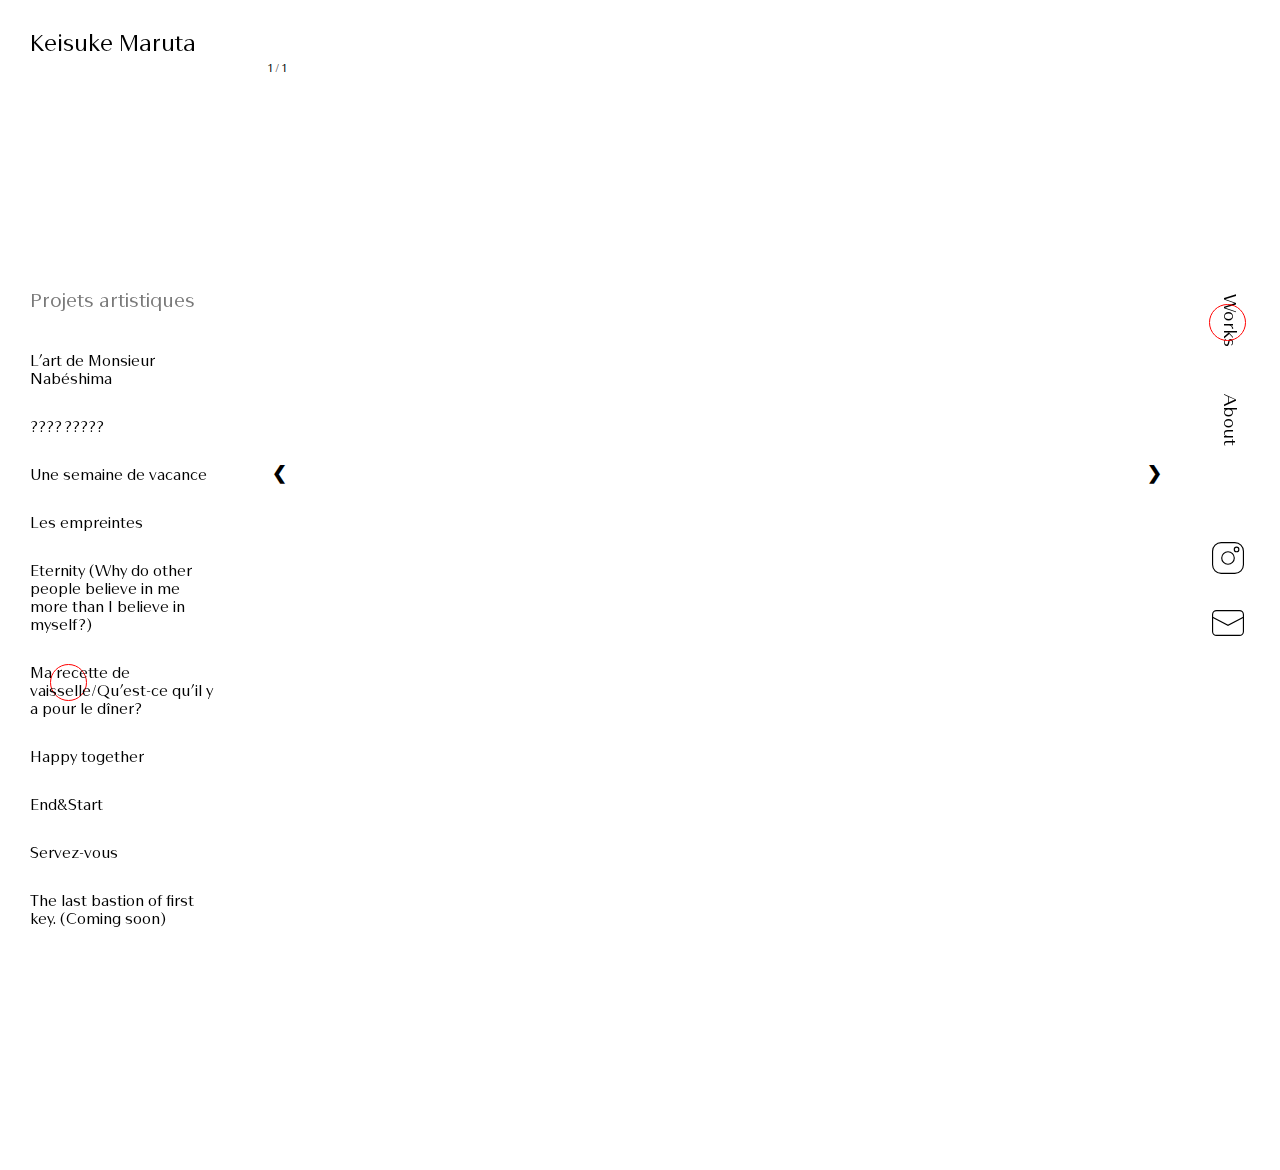
<file: works/vaisselle.html>
<!DOCTYPE html>
<html lang="en" dir="ltr">
  <head>
    <meta charset="utf-8">
    <meta name="viewport" content="width=device-width, initial-scale=1.0">
    <meta name="Description" content="Portfolio - Projets artistiques">
    <link rel="stylesheet" type="text/css" href="../style.css">
    <script src="https://ajax.googleapis.com/ajax/libs/jquery/3.5.1/jquery.min.js"></script>
    <script src="../script.js"></script>
    <link rel="shortcut icon" type="image/x-icon" href="../favicon.ico">
    <title>Works</title>
  </head>

  <body>
    <!--Menu start-->
            <a id="homebutton" href="../index.html">Keisuke Maruta</a>

            <div id="burgerbutton">
              <div class="bar1"></div>
              <div class="bar2"></div>
              <div class="bar3"></div>
            </div>

        <div id="menu" style="display:none">

          <div id="buttons">
            <a href="../works.html"><div id="worksbutton" class="menubutton"><img src="../circle.svg" class="circle">Works</div></a>
            <a href="../about.html"><div id="aboutbutton" class="menubutton">About</div></a>
          </div>

          <div id="icons">
            <a href="https://www.instagram.com/kaymaruta/" target="_blank"><div class="contact"><img class="icon" src="../insta.svg"></div></a>
            <a href="mailto:kxo.225@gmail.com" target="_blank"><div class="contact"><img class="icon" src="../mail.svg"></div></a>
          </div>

        </div>
    <!--Menu end-->


    <!--Modal start-->
        <div id="modal"></div>
    <!--Modal end-->



    <!--Workspage start-->

    <!--Works left list start-->
    <div id="workslist">

      <h3 style="color:#797979">Projets artistiques</h3>
      <ul>
          <a href="nabeshima.html"><li>L’art de Monsieur Nabéshima</li></a>
          <a href="questionmarks.html"><li>???? ?????</li></a>
          <a href="vacance.html"><li>Une semaine de vacance</li></a>
          <a href="empreintes.html"><li>Les empreintes</li></a>
          <a href="eternity.html"><li>Eternity (Why do other people believe in me more than I believe in myself?)</li></a>
          <li><img src="../circle.svg" id="circle2">Ma recette de vaisselle/Qu’est-ce qu’il y a pour le dîner?</li>
          <a href="happy.html"><li>Happy together</li></a>
          <a href="endstart.html"><li>End&Start</li></a>
          <a href="servezvous.html"><li>Servez-vous</li></a>
          <li>The last bastion of first key. (Coming soon)</li>
      </ul>

    </div>
    <!--Works left list ends-->

    <!--Work start-->
    <div class="workspage">

      <!-- Ma recette de vaisselle/Qu’est-ce qu’il y a pour le dîner? -->

        <!-- Slideshow container -->
        <div class="slideshow-container">

            <!-- Full-width images with number and caption text -->
            <div class="mySlides fadeslide">
                <div class="numbertext">1 / 1</div>
                <!--à compléter
                <img src="">
                -->
            </div>

            <!-- Next and previous buttons -->
            <a class="prev" onclick="plusSlides(-1)">&#10094;</a>
            <a class="next" onclick="plusSlides(1)">&#10095;</a>

        </div>
        <br>

        <!-- The dots/circles -->
        <div style="text-align:center">
          <span class="dot" onclick="currentSlide(1)"></span>
        </div>


        <div class="worktext">
          <h2>Ma recette de vaisselle/Qu’est-ce qu’il y a pour le dîner?</h2>
          <p>
            <b>Ma recette de vaisselle (céramique,2018-)</b><br><br>

            J’ai reproduit en céramique une partie de la vaisselle de chez mes parents en m’appuyant seulement sur les souvenirs et les images qu’il me restait de l’époque où j’habitais là bas.<br><br><br>

            <b>Qu’est-ce qu’il y a pour le dîner? (performance,2018)</b><br><br>

            J’ai appelé ma mère.<br>
            On a mangé la même chose en même temps malgré qu’il y ait 8 heures de décalage horaire <br>
            entre la France et le Japon.
          </p>
        </div>


        <!-- Prev | List | Next Button -->
        <div class="flex-container">
            <a href="eternity.html"><div class="flex-element">&#8249; Précédent</div></a>
            <div class="flex-element">|</div>
            <a href="../works.html"><div class="flex-element">Liste</div></a>
            <div class="flex-element">|</div>
            <a href="happy.html"><div class="flex-element">Suivant &#8250;</div></a>
        </div>


      </div>





  </body>
</html>
</file>
<file: style.css>
@font-face {
    font-family: 'Shiseido Neue';
    src: url('ShiseidoNeue-Regular.eot');
    src: url('ShiseidoNeue-Regular.eot?#iefix') format('embedded-opentype'),
        url('ShiseidoNeue-Regular.woff2') format('woff2'),
        url('ShiseidoNeue-Regular.woff') format('woff'),
        url('ShiseidoNeue-Regular.ttf') format('truetype');
    font-weight: normal;
    font-style: normal;
}

* {
  box-sizing: border-box;
}

html {
  height: 100vh;
  margin: 0;
  overflow: hidden;
}

body {
  font-family: 'Shiseido Neue';
  font-weight: normal;
  font-style: normal;
  overflow: hidden;
  margin: 0;
}

h2 {
  margin-bottom: 60px;
}

h3 {
  font-size: 20px;
  font-weight: normal;
}

h4 {
  font-size: 18px;
}

h5 {
  font-size: 14px;
  margin-top: 40px;
  margin-bottom: 18px;
}

p {
  margin: 0;
}

a {
  text-decoration: none;
  color: inherit;
}

.circle {
  z-index: 3;
  position: absolute;
  top: 4px;
  left: 20px;
}


#homebutton {
  position: fixed;
  z-index: 1;
  color: inherit;
  text-decoration: none;
  top: 20px;
  left: 20px;
  font-size: 24px;
  padding: 10px;
}

/* burger button start */

#burgerbutton {
  position: fixed;
  z-index: 4;
  top: 20px;
  right: 14px;
  display: inline-block;
  cursor: pointer;
  transform: rotate(90deg);
}

/* Extra large devices (large desktops, 1200px and up)*/
@media (min-width: 1200px) {
  #burgerbutton {
    display: none;
  }
}

.bar1, .bar2, .bar3 {
  width: 28px;
  height: 2px;
  background-color: #333;
  margin: 10px;
  transition: 0.4s;
}

.change .bar1 {
  -webkit-transform: rotate(-45deg) translate(-9px, 8px);
  transform: rotate(-45deg) translate(-9px, 8px);
}

.change .bar2 {opacity: 0;}

.change .bar3 {
  -webkit-transform: rotate(45deg) translate(-9px, -8px);
  transform: rotate(45deg) translate(-9px, -8px);
}

/* burger button end */

.mainphotobox {
  position: absolute;
  width: 100vw;
  height: 100vh;
  text-align: center;
  margin: 0;
  overflow: hidden;
}

.helper {
  display: inline-block;
  height: 100%;
  vertical-align: middle;
}

.mainphoto {
  vertical-align: middle;
  max-height: 90vw;
  max-width: 90vw;
}

/* Medium devices (tablets, 768px and up) */
@media (min-width: 768px) {
  .mainphoto {
    max-height: 600px;
    max-width: 600px;
  }
}

.fade {
  display: none;
}

.currentmain {
  display: block;
}

#menu {
  display: none;
  position: fixed;
  z-index: 3;
  margin: 0;
  right: 0;
  height: 100vh;
  width: 76px;
  padding: 28px;
  background-color: white;
}

/* Extra large devices (large desktops, 1200px and up)*/
@media (min-width: 1200px) {
  #menu {
    display: block !important;
    background-color: transparent;
    padding: 16px;
  }
}

#buttons {
  z-index: 4;
  position: relative;
  margin-top: 30vh;
  right: 0px;
}

/* Extra large devices (large desktops, 1200px and up)*/
@media (min-width: 1200px) {
  #buttons {
    right: 12px;
  }
}

.menubutton {
  font-size: 18px;
  padding: 10px;
  transform: rotate(90deg);
  margin-bottom: 60px;
}

#icons {
  position: relative;
  margin-top: 100px;
  right: 8px;
}

.contact {
  bottom: 20px;
  display: inline;
}

.icon {
  width: 32px;
  margin-top: 16px;
  margin-bottom: 16px;
}

#modal {
  display: none;
  position: fixed;
  z-index: 2;
  left: 0;
  top: 0;
  width: 100%;
  height: 100%;
  overflow: auto;
  background-color: rgb(0,0,0);
  background-color: rgba(0,0,0,0.5);
}

#workslist {
  display: none;
  position: absolute;
  float: left;
  left: 30px;
  top: 30vh;
  width: 200px;
  height: 100vh;
  overflow: auto;
  z-index: 2;
}

/* Extra large devices (large desktops, 1200px and up)*/
@media (min-width: 1200px) {
  #workslist {
    display: block;
  }
}

::-webkit-scrollbar {
  width: 0px;
}

.workspage {
  z-index: -1;
  overflow-y: auto;
  overflow-x: hidden;
  width: 90vw;
  height: 100vh;
  margin-left: auto;
  margin-right: auto;
  padding-bottom: 40px;
}

/* Extra large devices (large desktops, 1200px and up)*/
@media (min-width: 1200px) {
  .workspage {
    width: 80vw;
    margin-left: 20vw;
    padding-right: 8vw;
    padding-bottom: 100px;
  }
}

ul {
  list-style-type: none;
  margin-top: 30px;
  padding: 0;
  margin-bottom: 500px;
}

li {
  margin-bottom: 10px;
  padding: 10px 10px 10px 0px;
}

li img {
  position: absolute;
  z-index: -1;
  left: 20px;
}

.worktext {
  padding-top: 50px;
  width: 90vw;
  line-height: 1.4;
}

/* Medium devices (tablets, 768px and up) */
@media (min-width: 768px) {
  .worktext {
    padding-top: 100px;
    padding-left: 6vw;
    width: 70vw;
  }
}

/* Extra large devices (large desktops, 1200px and up)*/
@media (min-width: 1200px) {
  .worktext {
    padding-left: 10vw;
  }
}

/* Slideshow container */
.slideshow-container {
  width: 100%;
  position: relative;
  margin: auto;
  height: 70vh;
  margin-top: 10vh;
}

/* Medium devices (tablets, 768px and up) */
@media (min-width: 768px) {
  .slideshow-container {
    width: 100%;
    position: relative;
    height: 92vh;
  }
}

/* Extra large devices (large desktops, 1200px and up) */
@media (min-width: 1200px) {
  .slideshow-container {
    margin-top: 6vh;
  }
}

/* Hide the images by default */
.mySlides {
  height: 100%;
  width: 100%;
  position: relative;
}

.fadeslide {
  text-align: center;
}

.mySlides img {
  position: absolute;
  top: 50%;
  left: 50%;
  transform: translate(-50%, -50%);
  max-height: 100%;
  max-width: 100%;
}

/* Next & previous buttons */
.prev, .next {
  cursor: pointer;
  position: absolute;
  top: 50%;
  width: auto;
  margin-top: -22px;
  padding: 16px;
  color: black;
  font-weight: bold;
  font-size: 18px;
  transition: 0.6s ease;
  border-radius: 0 3px 3px 0;
  user-select: none;
}

/* Position the "next button" to the right */
.next {
  right: 0;
  border-radius: 3px 0 0 3px;
}

/* On hover, add a black background color with a little bit see-through */
.prev:hover, .next:hover {
  background-color: rgba(0,0,0,0.8);
  color: white;
}

/* Number text (1/3 etc) */
.numbertext {
  color: #000000;
  font-size: 12px;
  padding: 8px 12px;
  position: absolute;
  top: 0;
  z-index: 1;
}

/* The dots/bullets/indicators */
.dot {
  cursor: pointer;
  height: 15px;
  width: 15px;
  margin: 0 2px;
  background-color: #bbb;
  border-radius: 50%;
  display: inline-block;
  transition: background-color 0.6s ease;
}

.active, .dot:hover {
  background-color: #000000;
}

.flex-container {
  margin-top: 100px;
  margin-bottom: 100px;
  display: flex;
  flex-wrap: nowrap;
  justify-content: center;
  font-size: 22px;
}

/* Extra large devices (large desktops, 1200px and up) */
@media (min-width: 1200px) {
  .flex-container {
    display: none;
  }
}

.flex-element {
  margin: 8px;
  text-align: center;
}

/* Fading animation */
.fadeslide {
  -webkit-animation-name: fadeslide;
  -webkit-animation-duration: 1.5s;
  animation-name: fadeslide;
  animation-duration: 1.5s;
}

@-webkit-keyframes fadeslide {
  from {opacity: .4}
  to {opacity: 1}
}

@keyframes fadeslide {
  from {opacity: .4}
  to {opacity: 1}
}

#aboutpage {
  padding-left: 6vw;
  padding-top: 25vh;
  padding-right: 6vw;
  padding-bottom: 5vh;
  line-height: 1.8;
  overflow: auto;
  height: 100vh;
}

/* Medium devices (tablets, 768px and up) */
@media (min-width: 768px) {
  #aboutpage {
    padding-left: 10vw;
  }
}

/* Extra large devices (large desktops, 1200px and up) */
@media (min-width: 1200px) {
  #aboutpage {
    padding-left: 30vw;
  }
}
</file>
